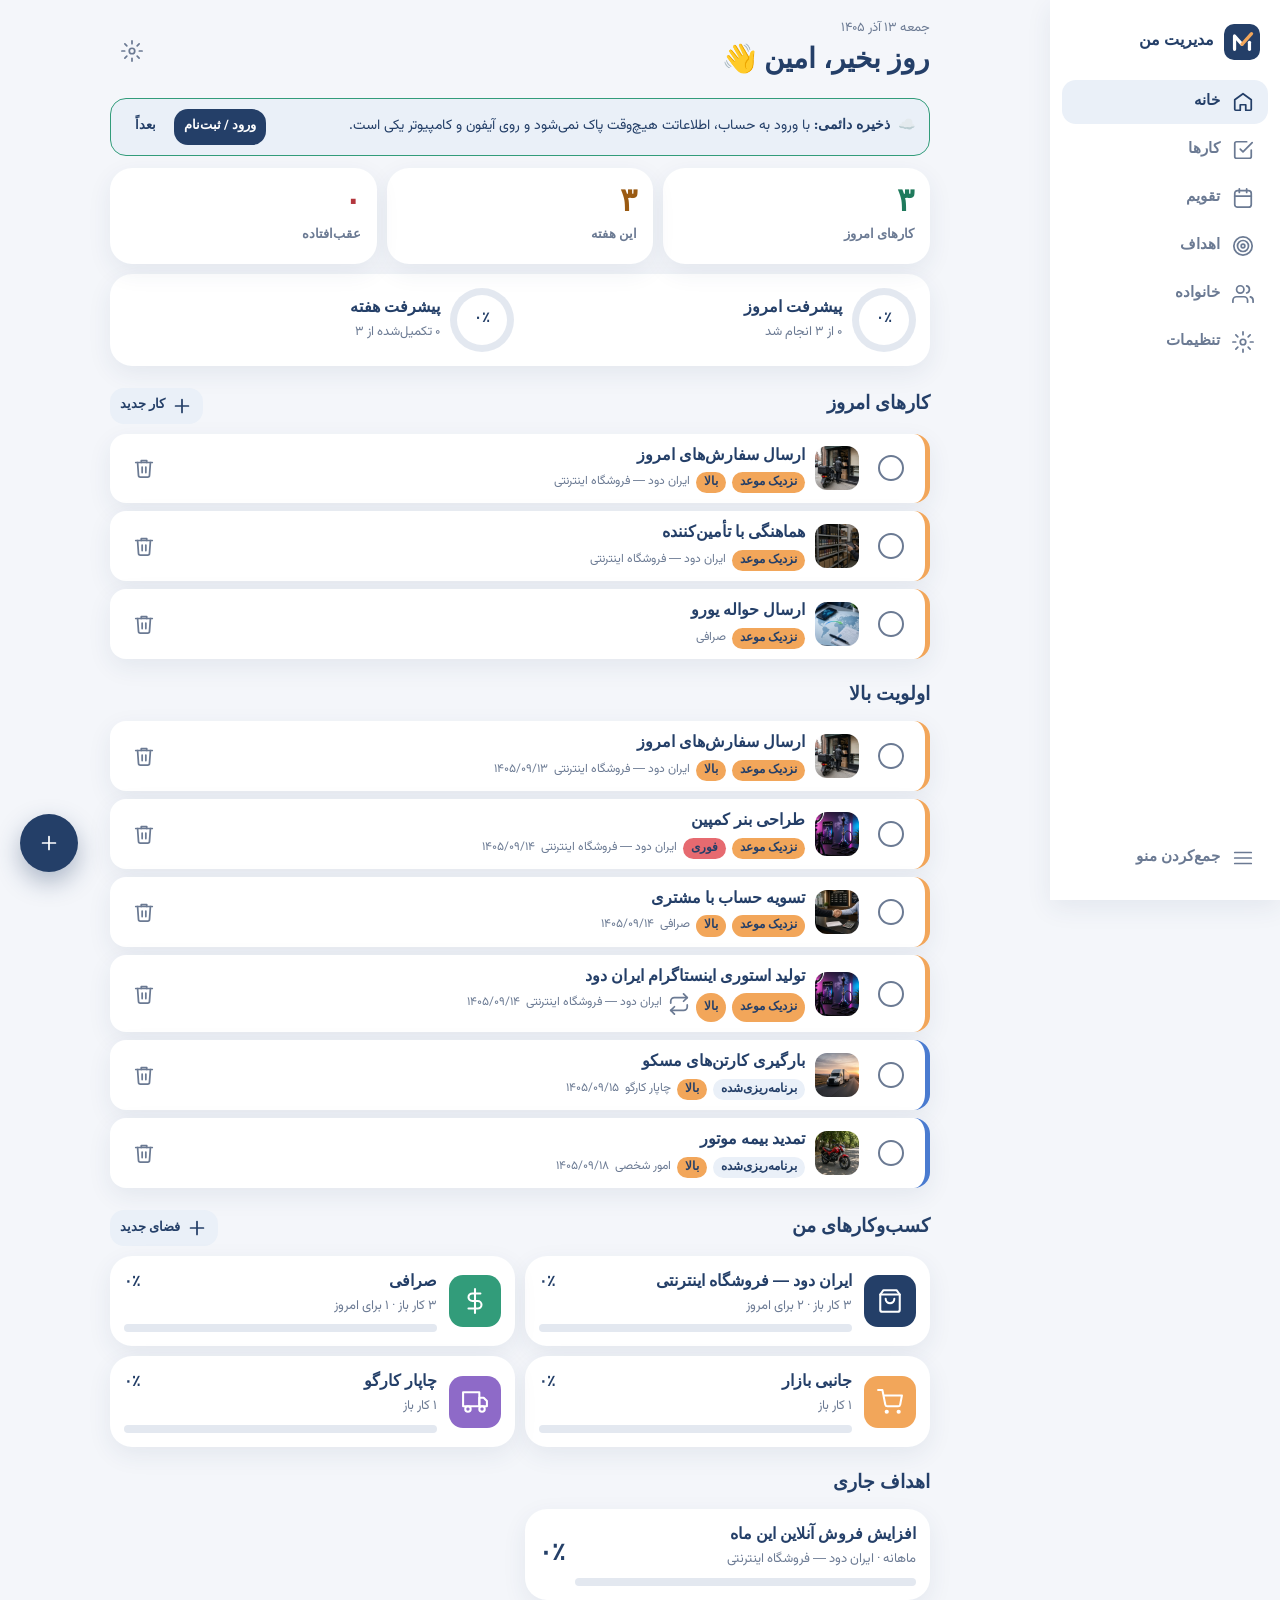
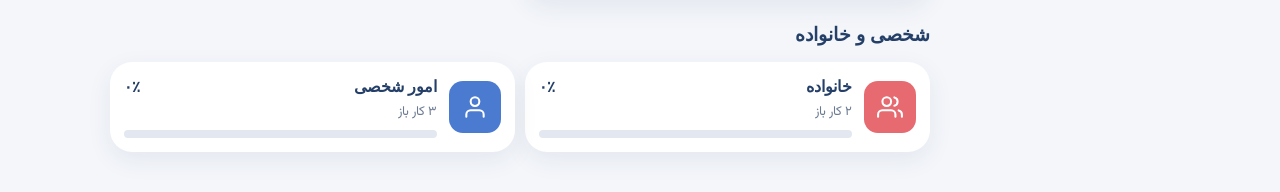
<file: index.html>
<!doctype html>
<html lang="fa" dir="rtl">
<head>
<meta charset="utf-8">
<meta name="viewport" content="width=device-width,initial-scale=1,viewport-fit=cover">
<title>مدیریت من</title>
<meta name="theme-color" content="#243F68">
<meta name="apple-mobile-web-app-capable" content="yes">
<meta name="mobile-web-app-capable" content="yes">
<meta name="apple-mobile-web-app-status-bar-style" content="default">
<meta name="apple-mobile-web-app-title" content="مدیریت من">
<link rel="manifest" href="manifest.webmanifest">
<link rel="icon" href="icons/logo.svg" type="image/svg+xml">
<link rel="apple-touch-icon" href="icons/apple-touch-icon.png">
<link rel="preload" href="fonts/vazirmatn-arabic-400-normal.woff2" as="font" type="font/woff2" crossorigin>
<link rel="stylesheet" href="css/style.css">
</head>
<body>
<div class="app" id="app"><div class="empty" style="padding-top:40vh">در حال بارگذاری…</div></div>
<noscript>برای اجرای «مدیریت من» جاوااسکریپت مرورگر را فعال کنید.</noscript>
<script src="js/vendor/supabase.js"></script>
<script src="js/jalali.js"></script>
<script src="js/recur.js"></script>
<script src="js/db.js"></script>
<script src="js/sync.js"></script>
<script src="js/tags.js"></script>
<script src="js/app.js"></script>
</body>
</html>
</file>
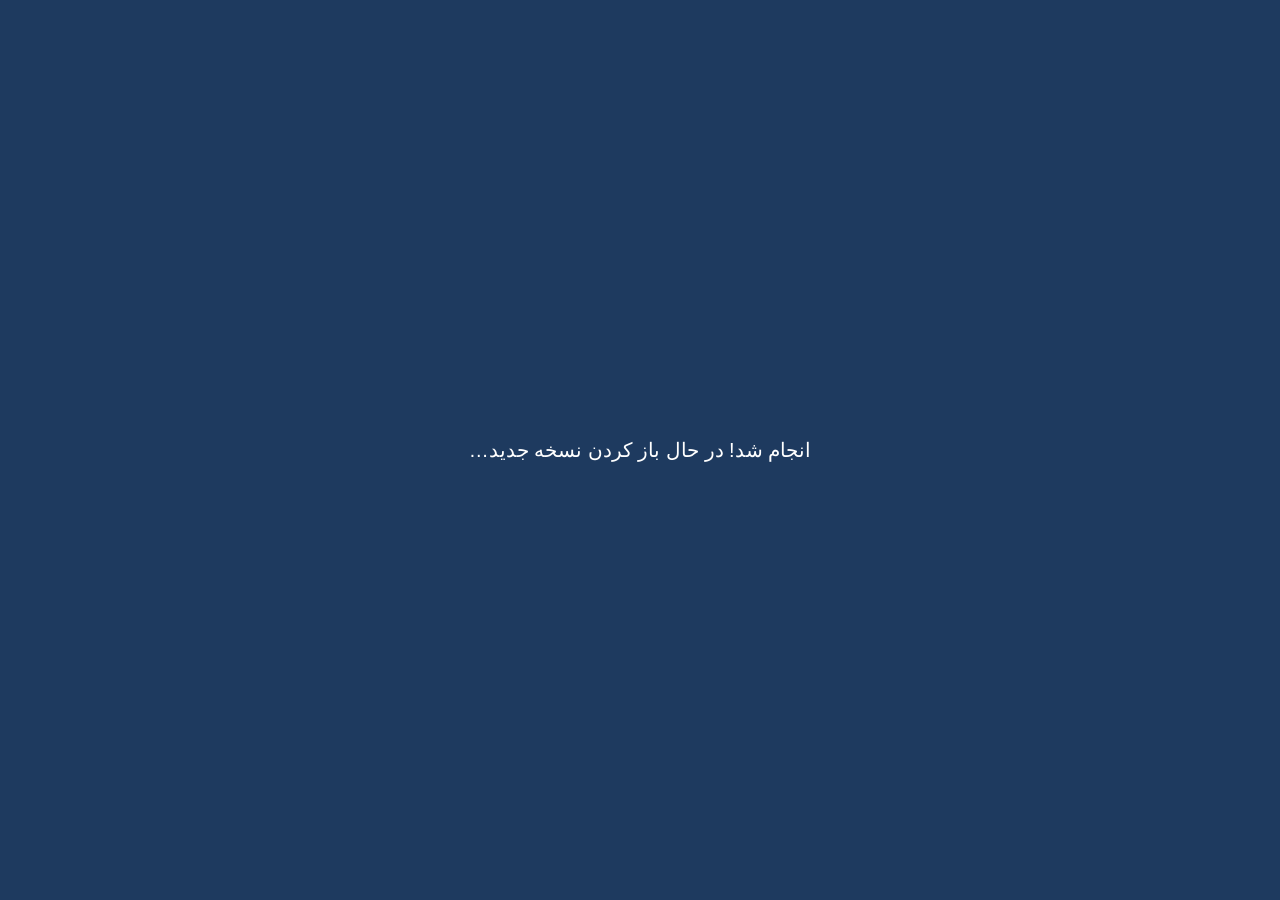
<file: reset.html>
<!doctype html><html lang="fa" dir="rtl"><head><meta charset="utf-8"><meta name="viewport" content="width=device-width,initial-scale=1"><title>به‌روزرسانی مدیریت من</title>
<style>body{font-family:-apple-system,Tahoma,sans-serif;background:#1e3a5f;color:#fff;display:flex;align-items:center;justify-content:center;height:100vh;margin:0;text-align:center;font-size:20px}</style></head>
<body><div id="m">در حال به‌روزرسانی… (اطلاعات شما حفظ می‌شود)</div>
<script>
(async()=>{try{if('serviceWorker' in navigator){const rs=await navigator.serviceWorker.getRegistrations();for(const r of rs)await r.unregister();}
if(window.caches){const ks=await caches.keys();for(const k of ks)await caches.delete(k);}}catch(e){}
document.getElementById('m').textContent='انجام شد! در حال باز کردن نسخه جدید…';
setTimeout(()=>location.replace('./?v='+Date.now()),1200);})();
</script></body></html>
</file>
<file: css/style.css>
@font-face{font-family:Vazirmatn;font-weight:400;font-display:swap;src:url(../fonts/vazirmatn-arabic-400-normal.woff2) format('woff2');unicode-range:U+0600-06FF,U+200C-200E,U+FB50-FDFF,U+FE70-FEFF}
@font-face{font-family:Vazirmatn;font-weight:700;font-display:swap;src:url(../fonts/vazirmatn-arabic-700-normal.woff2) format('woff2');unicode-range:U+0600-06FF,U+200C-200E,U+FB50-FDFF,U+FE70-FEFF}
@font-face{font-family:Vazirmatn;font-weight:800 900;font-display:swap;src:url(../fonts/vazirmatn-arabic-800-normal.woff2) format('woff2');unicode-range:U+0600-06FF,U+200C-200E,U+FB50-FDFF,U+FE70-FEFF}
@font-face{font-family:Vazirmatn;font-weight:400;font-display:swap;src:url(../fonts/vazirmatn-latin-400-normal.woff2) format('woff2');unicode-range:U+0000-00FF}
@font-face{font-family:Vazirmatn;font-weight:700 900;font-display:swap;src:url(../fonts/vazirmatn-latin-700-normal.woff2) format('woff2');unicode-range:U+0000-00FF}
:root{--navy:#243F68;--accent:#243F68;--green:#329C7A;--orange:#F2A65A;--red:#E66A70;--blue:#4A7BD0;
--green-t:#1F7A5C;--red-t:#B3363D;--orange-t:#9A5A12;--bg:#F4F6FA;--card:#fff;--text:#243F68;--sub:#6B7A93;--line:#E3E8F0;--chip:#EAF0F8;
--tab:rgba(255,255,255,.92);--tabActive:#243F68;--shadow:0 8px 24px rgba(36,63,104,.08);--r:22px;--tabH:76px;color-scheme:light}
[data-theme=dark]{--accent:#5B82BF;--bg:#0E1A2E;--card:#182A45;--text:#F4F6FA;--sub:#9FB0CC;--line:#24395C;--chip:#22385A;--tab:rgba(20,36,60,.92);--tabActive:#F2A65A;
--shadow:0 8px 24px rgba(0,0,0,.35);--green-t:#4FC59E;--red-t:#F08A8F;--orange-t:#F2B06E;color-scheme:dark}
*{box-sizing:border-box;-webkit-tap-highlight-color:transparent}
html,body{margin:0;background:var(--bg);color:var(--text);font-family:Vazirmatn,-apple-system,"SF Arabic","Segoe UI",Tahoma,sans-serif;font-size:16px;line-height:1.6}
button,input,select,textarea{font:inherit;color:inherit}
:focus-visible{outline:3px solid var(--orange);outline-offset:2px;border-radius:8px}
h1{font-size:28px;font-weight:900;margin:0}h2{font-size:19px;font-weight:800;margin:22px 0 10px}h3{font-size:16px;margin:0;font-weight:800}
.sub{color:var(--sub);font-size:13px}
.app{min-height:100vh}
main{padding:calc(env(safe-area-inset-top) + 18px) 20px calc(var(--tabH) + env(safe-area-inset-bottom) + 28px);max-width:1100px;margin:0 auto}
/* nav */
.tabbar{position:fixed;inset-inline:0;bottom:0;height:calc(var(--tabH) + env(safe-area-inset-bottom));padding-bottom:env(safe-area-inset-bottom);background:var(--tab);backdrop-filter:blur(16px);-webkit-backdrop-filter:blur(16px);border-top:1px solid var(--line);display:flex;z-index:20}
.tabbar a,.side a{flex:1;display:flex;flex-direction:column;align-items:center;justify-content:center;gap:2px;color:var(--sub);text-decoration:none;font-size:12px;font-weight:700;min-height:44px}
.tabbar a.on,.side a.on{color:var(--tabActive)}
.ico{width:22px;height:22px;fill:none;stroke:currentColor;stroke-width:1.9;stroke-linecap:round;stroke-linejoin:round;flex:none}
.side{display:none}
@media(min-width:900px){.tabbar{display:none}.side{display:flex;flex-direction:column;position:fixed;inset-block:0;inset-inline-start:0;width:230px;background:var(--card);box-shadow:var(--shadow);padding:20px 12px;gap:4px;z-index:20;transition:width .2s}
.side a{flex:none;flex-direction:row;justify-content:flex-start;gap:12px;font-size:15px;padding:10px 14px;border-radius:14px}.side a.on{background:var(--chip)}
.side .brand{display:flex;align-items:center;gap:10px;font-weight:900;padding:4px 8px 16px}.side .brand img{width:36px;height:36px;border-radius:10px}
.side.mini{width:76px}.side.mini .lbl{display:none}.side .collapse{margin-top:auto}
main{padding-inline-start:260px;padding-bottom:40px}.mini~main{padding-inline-start:106px}.fab{bottom:28px!important}}
/* cards */
.card{background:var(--card);border-radius:var(--r);box-shadow:var(--shadow);padding:14px}
.grid{display:grid;gap:10px}.g3{grid-template-columns:repeat(3,1fr)}.g2{grid-template-columns:repeat(2,1fr)}
@media(min-width:900px){.g3{grid-template-columns:repeat(3,1fr)}.wsgrid{grid-template-columns:repeat(2,1fr)}}
.stat{text-align:start;padding:16px}.stat b{display:block;font-size:32px;font-weight:900;line-height:1.2}.stat span{color:var(--sub);font-size:13px;font-weight:700}
.c-green{color:var(--green-t)}.c-orange{color:var(--orange-t)}.c-red{color:var(--red-t)}.c-navy{color:var(--accent)}
.ws{display:flex;gap:12px;align-items:center;cursor:pointer;transition:transform .15s}.ws:active{transform:scale(.98)}
.av{width:52px;height:52px;border-radius:14px;display:grid;place-items:center;color:#fff;flex:none;overflow:hidden}.av img{width:100%;height:100%;object-fit:cover}.av .ico{width:26px;height:26px}
.ws .body{flex:1;min-width:0}.pct{font-weight:900;font-size:15px}
.bar{height:8px;background:var(--line);border-radius:4px;overflow:hidden;margin-top:8px}.bar i{display:block;height:100%;border-radius:4px;transition:width .4s}
.ring{--p:0;width:84px;height:84px;border-radius:50%;background:conic-gradient(var(--green) calc(var(--p)*1%),var(--line) 0);display:grid;place-items:center;flex:none}
.ring::after{content:attr(data-l);width:66px;height:66px;border-radius:50%;background:var(--card);display:grid;place-items:center;font-weight:900}
.row{display:flex;align-items:center;gap:10px}.sp{flex:1}.wrap{flex-wrap:wrap}
/* task item */
.item{display:flex;align-items:center;gap:10px;padding:10px 12px;border-radius:16px;background:var(--card);box-shadow:var(--shadow);margin-bottom:8px;border-inline-start:5px solid var(--blue)}
.item.done{border-color:var(--green)}.item.near{border-color:var(--orange)}.item.over{border-color:var(--red)}
.item.done .t{text-decoration:line-through;color:var(--sub)}
.item .main{flex:1;min-width:0;cursor:pointer}.item .t{font-weight:700;overflow-wrap:anywhere}
.chk{width:44px;height:44px;border-radius:50%;border:0;background:none;display:grid;place-items:center;cursor:pointer;flex:none}
.chk span{width:26px;height:26px;border-radius:50%;border:2px solid var(--sub);display:grid;place-items:center}
.done .chk span{background:var(--green);border-color:var(--green);color:#fff}
.chk.pop span{animation:pop .45s ease}@keyframes pop{0%{transform:scale(1)}40%{transform:scale(1.35)}100%{transform:scale(1)}}
.badge{display:inline-flex;align-items:center;gap:3px;font-size:12px;font-weight:700;padding:1px 8px;border-radius:999px;background:var(--chip);color:var(--text)}
.b-urgent{background:var(--red);color:#243F68}.b-high{background:var(--orange);color:#243F68}.b-done{background:var(--green);color:#243F68}.b-over{background:var(--red);color:#243F68}.b-near{background:var(--orange);color:#243F68}
.meta{display:flex;flex-wrap:wrap;gap:6px;margin-top:3px;font-size:12px;color:var(--sub)}
/* buttons & forms */
.btn{min-height:44px;padding:0 16px;border-radius:14px;border:0;background:var(--chip);color:var(--text);font-weight:700;cursor:pointer;display:inline-flex;align-items:center;justify-content:center;gap:6px;text-decoration:none}
.btn.pri{background:var(--navy);color:#fff}[data-theme=dark] .btn.pri{background:var(--accent)}
.btn.danger{background:var(--red);color:#243F68}.btn.ghost{background:none}.btn.sm{min-height:36px;padding:0 10px;font-size:13px}
.icon-btn{width:44px;height:44px;border-radius:12px;border:0;background:none;color:var(--sub);display:grid;place-items:center;cursor:pointer;flex:none}.icon-btn:hover{background:var(--chip)}
.fab{position:fixed;inset-inline-end:20px;bottom:calc(var(--tabH) + env(safe-area-inset-bottom) + 16px);width:58px;height:58px;border-radius:50%;background:var(--navy);color:#fff;border:0;box-shadow:0 10px 24px rgba(36,63,104,.35);display:grid;place-items:center;z-index:21;cursor:pointer}
[data-theme=dark] .fab{background:var(--orange);color:#243F68}
label.f{display:block;margin-bottom:12px}label.f>span{display:block;font-size:13px;font-weight:700;color:var(--sub);margin-bottom:4px}
input[type=text],input[type=email],input[type=password],input[type=search],input[type=number],input[type=time],select,textarea{width:100%;min-height:44px;padding:8px 12px;border-radius:12px;border:1px solid var(--line);background:var(--bg);font-size:16px}
textarea{min-height:70px;resize:vertical}
.jdate{display:flex;gap:6px}.jdate select{flex:1;padding:8px 4px}
.days{display:flex;gap:4px;flex-wrap:wrap}.days label{flex:1;min-width:40px}.days input{display:none}.days span{display:grid;place-items:center;min-height:44px;border-radius:12px;background:var(--chip);font-weight:700;font-size:13px;cursor:pointer}.days input:checked+span{background:var(--navy);color:#fff}
.seg{display:flex;background:var(--chip);border-radius:14px;padding:3px;gap:3px}.seg button{flex:1;min-height:40px;border:0;border-radius:11px;background:none;font-weight:700;cursor:pointer}.seg button.on{background:var(--card);box-shadow:var(--shadow)}
.toolbar{display:grid;gap:8px;grid-template-columns:1fr 1fr}.toolbar .full{grid-column:1/-1}@media(min-width:900px){.toolbar{grid-template-columns:2fr 1fr 1fr 1fr 1fr}.toolbar .full{grid-column:auto}}
/* modal */
.overlay{position:fixed;inset:0;background:rgba(14,26,46,.45);display:flex;align-items:flex-end;justify-content:center;z-index:50;animation:fade .15s}
.modal{background:var(--card);width:100%;max-width:560px;max-height:92vh;overflow:auto;border-radius:24px 24px 0 0;padding:18px 18px calc(18px + env(safe-area-inset-bottom));animation:up .2s ease}
@media(min-width:700px){.overlay{align-items:center}.modal{border-radius:24px}}
.modal .hd{display:flex;align-items:center;margin-bottom:12px}.modal .hd h3{flex:1;font-size:18px}
.modal .ft{display:flex;gap:8px;margin-top:14px;flex-wrap:wrap}.modal .ft .btn{flex:1}
@keyframes fade{from{opacity:0}}@keyframes up{from{transform:translateY(30px);opacity:0}}
.warn{background:rgba(230,106,112,.12);border:1px solid var(--red);border-radius:14px;padding:10px 12px;margin:8px 0}
.note{background:var(--chip);border-radius:14px;padding:10px 12px;font-size:14px}
.toast{position:fixed;inset-inline:16px;top:calc(env(safe-area-inset-top) + 12px);margin:auto;max-width:420px;background:var(--navy);color:#fff;padding:12px 16px;border-radius:16px;z-index:80;box-shadow:var(--shadow);animation:up .2s}
.banner{display:flex;gap:8px;align-items:center;padding:10px 14px;border-radius:16px;margin-bottom:12px;background:var(--chip);font-size:14px}
/* calendar */
.cal{display:grid;grid-template-columns:repeat(7,1fr);gap:4px;text-align:center}
.cal .h{font-size:13px;color:var(--sub);font-weight:700;padding:4px 0}.cal .h:last-child{color:var(--red-t)}
.day{min-height:52px;border-radius:13px;border:2px solid transparent;background:none;cursor:pointer;display:flex;flex-direction:column;align-items:center;justify-content:center;font-weight:800;padding:2px}
.day.fri{color:var(--red-t)}.day.today{border-color:var(--orange);background:var(--chip)}.day.sel{background:var(--navy);color:#fff}
.dots{display:flex;gap:3px;height:7px;margin-top:2px}.dots i{width:6px;height:6px;border-radius:50%}
.d-done{background:var(--green)}.d-plan{background:var(--blue)}.d-near{background:var(--orange)}.d-over{background:var(--red)}
.legend{display:flex;gap:12px;flex-wrap:wrap;font-size:12px;color:var(--sub);margin-top:10px}.legend i{display:inline-block;width:8px;height:8px;border-radius:50%;margin-inline-end:4px}
.empty{text-align:center;color:var(--sub);padding:18px;font-size:14px}
.subs label{display:flex;gap:8px;align-items:center;min-height:40px}
.iconpick{display:grid;grid-template-columns:repeat(7,1fr);gap:6px}.iconpick button{height:44px;border-radius:12px;border:2px solid transparent;background:var(--chip);color:var(--text);display:grid;place-items:center;cursor:pointer}.iconpick button.on{border-color:var(--orange)}
.colors{display:flex;gap:8px;flex-wrap:wrap}.colors button{width:36px;height:36px;border-radius:50%;border:3px solid transparent;cursor:pointer}.colors button.on{border-color:var(--text)}
.hidden{display:none!important}
@media(prefers-reduced-motion:reduce){*{animation:none!important;transition:none!important}}
.prog{display:grid;grid-template-columns:1fr 1fr;gap:12px}.prog .ring{width:64px;height:64px}.prog .ring::after{width:50px;height:50px;font-size:14px}@media(max-width:360px){.prog{grid-template-columns:1fr}}

/* cloud sync */
.banner.cloud{border:1px solid var(--green);flex-wrap:wrap}.syncline{margin-top:4px}.syncline:empty{display:none}
/* ===== v1.2 — workspace page with photo tags ===== */
.wshero{--wc:#243F68;position:relative;margin:calc(-18px - env(safe-area-inset-top)) -20px 0;padding:calc(env(safe-area-inset-top) + 10px) 20px 46px;color:#fff;
 background:linear-gradient(160deg,color-mix(in srgb,var(--wc) 55%,#0E1A2E) 0%,#1B3157 100%);border-radius:0 0 30px 30px;box-shadow:0 10px 30px rgba(20,36,60,.22)}
@supports not (background:color-mix(in srgb,red 50%,blue)){.wshero{background:linear-gradient(160deg,#243F68,#1B3157)}}
.wshero .hbar{display:flex;align-items:center}.wshero .hb{color:#fff}.wshero .hb:hover{background:rgba(255,255,255,.14)}
.wshero .hid{display:flex;align-items:center;gap:14px;margin-top:2px}
.wshero .av{border:3px solid #fff;box-shadow:0 4px 14px rgba(0,0,0,.25);border-radius:50%!important;flex:none}
.wshero h1{font-size:26px;line-height:1.35;color:#fff;overflow-wrap:anywhere}.wshero .hsub{font-size:13px;opacity:.85;margin-top:2px}
.wshero .hstats{display:flex;gap:8px;margin-top:14px;flex-wrap:wrap}
.wshero .hstats span{flex:1;min-width:70px;background:rgba(255,255,255,.12);border-radius:14px;padding:6px 8px;text-align:center;font-size:12px;display:flex;flex-direction:column;line-height:1.4}
.wshero .hstats b{font-size:18px;font-weight:900}.wshero .hstats .red b{color:#FFB3B6}
.btn.bignew{display:flex;width:min(100%,420px);margin:-28px auto 0;position:relative;z-index:2;min-height:56px;border-radius:999px;background:var(--green);color:#fff;font-size:19px;font-weight:900;box-shadow:0 10px 24px rgba(50,156,122,.35)}
.btn.bignew:hover{filter:brightness(1.05)}.btn.bignew .ico{width:24px;height:24px;stroke-width:2.6}
.tagrow{display:flex;gap:12px;overflow-x:auto;padding:16px 4px 8px;margin:0 -20px;padding-inline:20px;scroll-snap-type:x proximity;scrollbar-width:none;-webkit-overflow-scrolling:touch}
.tagrow::-webkit-scrollbar{display:none}
.tagc{flex:none;display:flex;flex-direction:column;align-items:center;gap:6px;border:0;background:none;cursor:pointer;scroll-snap-align:start;width:78px;padding:0;color:var(--text)}
.tagc .tring{position:relative;width:72px;height:72px;border-radius:50%;padding:3px;background:var(--card);box-shadow:var(--shadow);border:2px solid var(--line);display:block;transition:transform .15s}
.tagc img{width:100%;height:100%;border-radius:50%;object-fit:cover;display:block;background:var(--chip)}
.tagc .lb{font-size:12px;font-weight:800;line-height:1.3;text-align:center;max-width:78px}
.tagc .n{position:absolute;top:-2px;inset-inline-end:-2px;min-width:22px;height:22px;border-radius:11px;background:var(--orange);color:#243F68;font-style:normal;font-size:12px;font-weight:900;display:grid;place-items:center;padding:0 5px;border:2px solid var(--card)}
.tagc.on .tring{border-color:var(--green);box-shadow:0 0 0 3px rgba(50,156,122,.35),var(--shadow);transform:scale(1.04)}.tagc.on .lb{color:var(--green-t)}
.tagrow.sm{margin-top:10px;padding-top:6px}.tagrow.sm .tagc{width:64px}.tagrow.sm .tring{width:56px;height:56px}
.tagnote{display:flex;align-items:center;gap:10px;background:var(--card);border-radius:16px;padding:8px 10px;box-shadow:var(--shadow);margin-top:6px;font-size:14px}
.tagnote img{width:40px;height:40px;border-radius:50%;object-fit:cover}
.minis{margin-top:10px}.minis .btn{flex:1}
h2 .cnt{font-size:13px;font-weight:800;background:var(--chip);color:var(--sub);border-radius:999px;padding:0 9px;vertical-align:middle}
.tcards{display:grid;gap:12px}
@media(min-width:760px){.tcards{grid-template-columns:repeat(2,1fr)}}
.item.tcard{display:grid;grid-template-columns:minmax(0,1fr) 40%;align-items:stretch;padding:0;gap:0;border:0;border-radius:22px;overflow:hidden;position:relative;min-height:176px;margin:0}
.tcard .main{padding:14px 14px 12px;display:flex;flex-direction:column;gap:6px}
.tcard .due{display:flex;align-items:center;gap:8px;color:var(--green-t)}.tcard .due .ico{width:26px;height:26px}
.tcard .due small{display:block;font-size:11px;color:var(--sub);line-height:1.2}.tcard .due b{display:block;font-size:14px;color:var(--text);line-height:1.3}
.tcard .t{font-size:18px;font-weight:900;line-height:1.45}
.tcard .pills{display:flex;flex-wrap:wrap;gap:5px}
.pill{display:inline-flex;align-items:center;gap:4px;border-radius:999px;padding:2px 10px;font-size:12px;font-weight:800;background:var(--chip);color:var(--text)}.pill .ico{width:15px;height:15px;stroke-width:2.4}
.pill.pr-urgent,.pill.pr-over{background:var(--red);color:#fff}.pill.pr-high{background:#F28C38;color:#fff}.pill.pr-medium{background:var(--orange);color:#3B2A12}.pill.pr-low{background:var(--green);color:#fff}
.tcard .nt{margin:0;font-size:13px;color:var(--sub);line-height:1.6}
.tcard .ph{position:relative;cursor:pointer;background:linear-gradient(150deg,var(--wc),#1B3157);min-height:176px}
.tcard .ph img{position:absolute;inset:0;width:100%;height:100%;object-fit:cover;display:block}
.tcard .ph .phl{position:absolute;bottom:8px;inset-inline-start:8px;background:rgba(14,26,46,.62);color:#fff;font-size:11px;font-weight:800;border-radius:999px;padding:1px 8px;backdrop-filter:blur(4px)}
.tcard .ph .phi{position:absolute;inset:0;display:grid;place-items:center;color:rgba(255,255,255,.8)}.tcard .ph .phi .ico{width:48px;height:48px;stroke-width:1.4}
.tcard .acts{position:absolute;top:6px;inset-inline-end:6px;display:flex;gap:2px;background:rgba(255,255,255,.88);border-radius:999px;padding:0 2px;backdrop-filter:blur(6px)}
[data-theme=dark] .tcard .acts{background:rgba(14,26,46,.78)}
.tcard .acts .icon-btn{color:var(--red-t)}.tcard .acts .chk span{background:var(--card)}
.tcard.done .ph img{filter:grayscale(.6) brightness(.9)}.tcard.done .t{text-decoration:line-through;color:var(--sub)}
.tcard.over{box-shadow:0 0 0 2px var(--red),var(--shadow)}
@media(max-width:360px){.item.tcard{grid-template-columns:minmax(0,1fr) 36%}.tcard .t{font-size:16px}}
.item .thumb{width:44px;height:44px;border-radius:12px;overflow:hidden;flex:none;cursor:pointer}.item .thumb img{width:100%;height:100%;object-fit:cover;display:block}
/* photo picker */
.pp .pptabs{margin:6px 0 8px}
.ppgrid{display:grid;grid-template-columns:repeat(auto-fill,minmax(88px,1fr));gap:8px;max-height:300px;overflow-y:auto;padding:2px}
.ppgrid h4{grid-column:1/-1;margin:6px 0 0;font-size:13px;color:var(--sub)}.ppgrid .ppempty{grid-column:1/-1;margin:4px 0}
.ppt{border:2px solid transparent;background:var(--chip);border-radius:16px;padding:0 0 4px;cursor:pointer;display:flex;flex-direction:column;align-items:stretch;gap:3px;overflow:hidden;color:var(--text)}
.ppt img{width:100%;aspect-ratio:1;object-fit:cover;display:block}
.ppt span{font-size:11px;font-weight:800;line-height:1.3;padding:0 4px;text-align:center}
.ppt.on{border-color:var(--green);box-shadow:0 0 0 3px rgba(50,156,122,.3)}
.ppt.none{justify-content:center;align-items:center;aspect-ratio:auto;min-height:88px;color:var(--sub)}
.dph{position:relative;margin:4px 0 10px;border-radius:18px;overflow:hidden;aspect-ratio:16/10;background:var(--chip)}
.dph img{width:100%;height:100%;object-fit:cover;display:block}.dph .phl{position:absolute;bottom:8px;inset-inline-start:8px;background:rgba(14,26,46,.62);color:#fff;font-size:12px;font-weight:800;border-radius:999px;padding:2px 10px}
@media(min-width:900px){.wshero{margin:0 0 0;border-radius:28px;padding:16px 24px 50px}}
</file>
